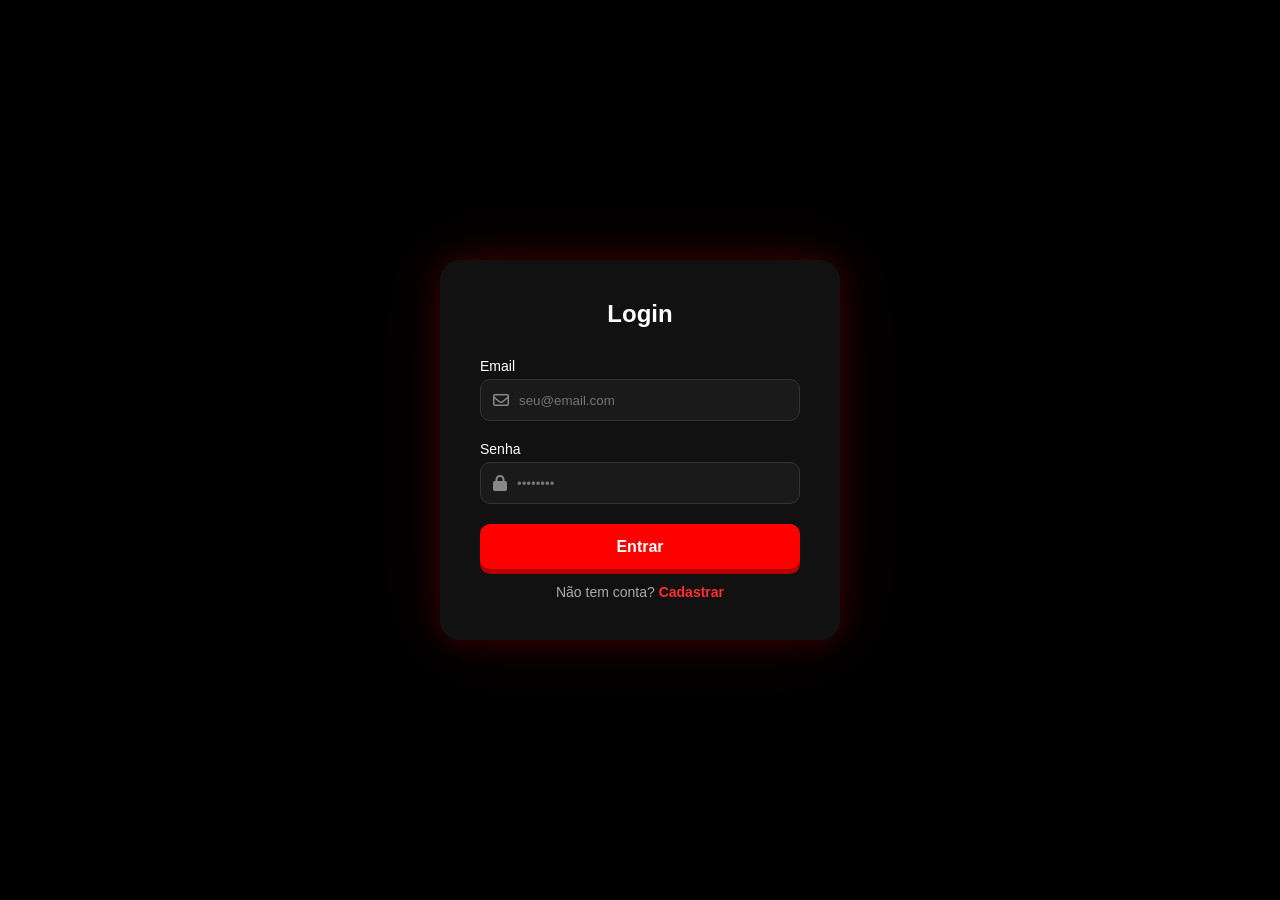
<file: index.html>
<!DOCTYPE html>
<html lang="pt-br">
<head>
  <meta charset="UTF-8">
  <title>Login</title>

  <!-- CSS exclusivo da página -->
  <link rel="stylesheet" href="cadastro.css">

  <link href="https://cdnjs.cloudflare.com/ajax/libs/font-awesome/6.5.0/css/all.min.css" rel="stylesheet">
</head>
<body>

  <div class="container">
    <h2>Login</h2>

    <form>
      <div class="input-group">
        <label>Email</label>
        <div class="input-box">
          <i class="fa-regular fa-envelope"></i>
          <input type="email" placeholder="seu@email.com" required>
        </div>
      </div>

      <div class="input-group">
        <label>Senha</label>
        <div class="input-box">
          <i class="fa-solid fa-lock"></i>
          <input type="password" placeholder="••••••••" required>
        </div>
      </div>

      <a href="home.html" class="btn">Entrar</a>

      <p class="login-link">
        Não tem conta? <a href="cadastro.html">Cadastrar</a>
      </p>
    </form>
  </div>

</body>
</html>
</file>
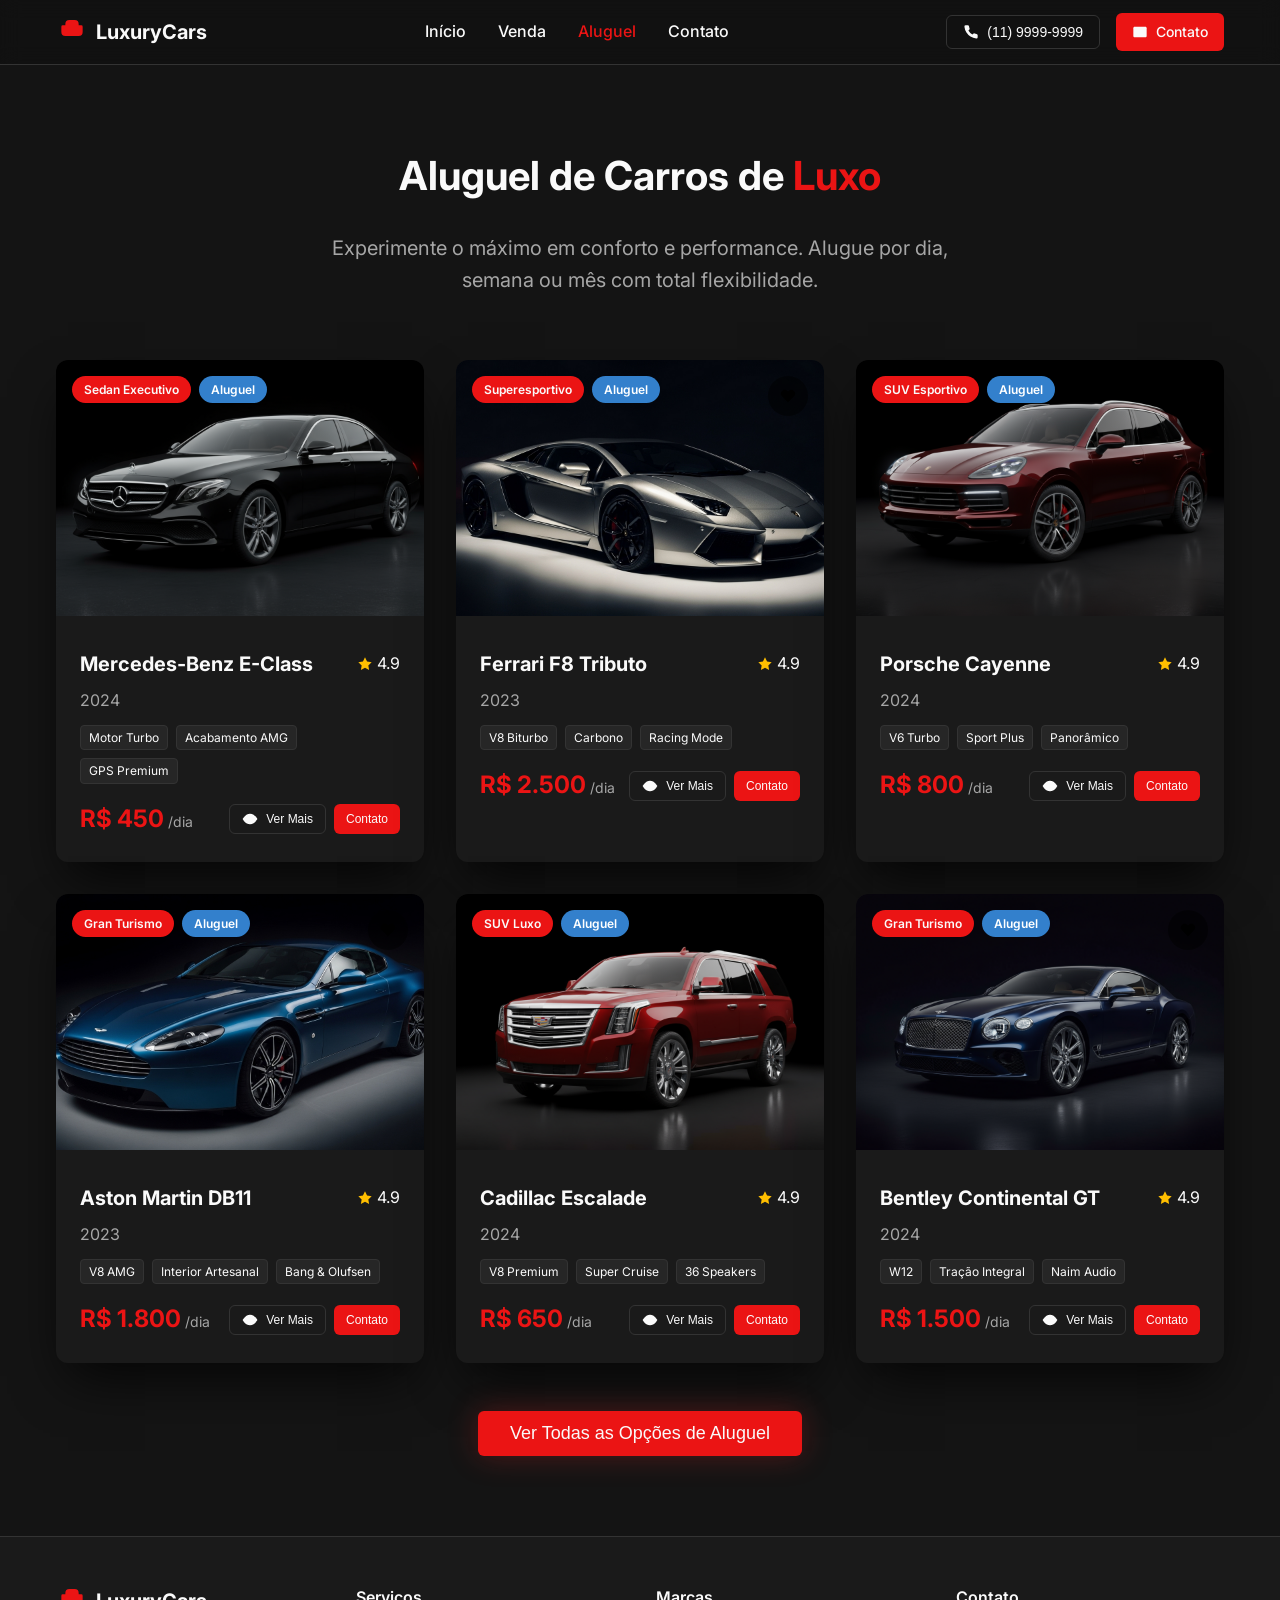
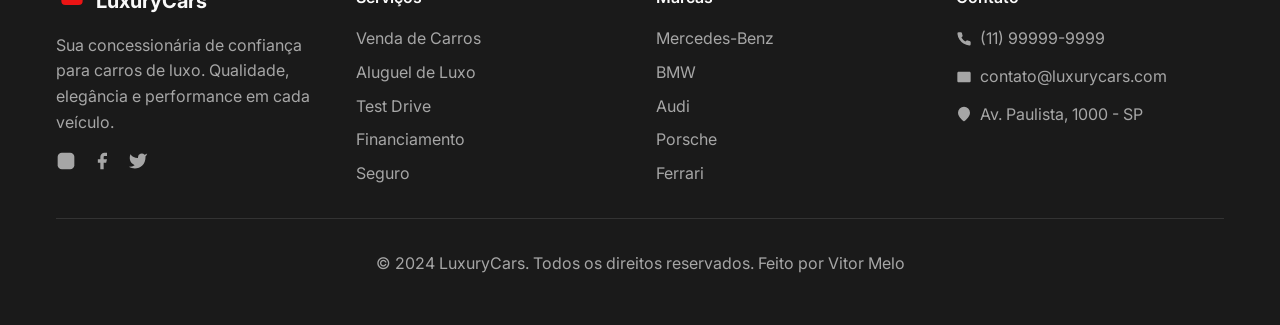
<file: aluguel.html>
<!DOCTYPE html>
<html lang="pt-BR">
<head>
    <meta charset="UTF-8">
    <meta name="viewport" content="width=device-width, initial-scale=1.0">
    <title>Aluguel de Carros de Luxo | LuxuryCars</title>
    <meta name="description" content="Alugue carros de luxo premium por dia, semana ou mês. Ferrari F8 Tributo, Mercedes-Benz E-Class, Porsche Cayenne e muito mais.">
    <link rel="stylesheet" href="styles.css">
    <link href="https://fonts.googleapis.com/css2?family=Inter:wght@300;400;500;600;700;800&display=swap" rel="stylesheet">
    <link rel="canonical" href="https://luxurycars.com/aluguel">
</head>
<body>
    <!-- Navigation -->
    <nav class="navbar">
        <div class="nav-container">
            <div class="nav-brand">
                <svg class="nav-logo" viewBox="0 0 24 24" fill="currentColor">
                    <path d="M19 7h-2V6a3 3 0 0 0-3-3h-4a3 3 0 0 0-3 3v1H5a1 1 0 0 0-1 1v4a3 3 0 0 0 3 3h10a3 3 0 0 0 3-3V8a1 1 0 0 0-1-1z"/>
                </svg>
                <a href="index.html" class="brand-text">LuxuryCars</a>
            </div>
            
            <div class="nav-links">
                <a href="index.html" class="nav-link">Início</a>
                <a href="venda.html" class="nav-link">Venda</a>
                <a href="aluguel.html" class="nav-link active">Aluguel</a>
                <a href="contato.html" class="nav-link">Contato</a>
            </div>

            <div class="nav-buttons">
                <button class="btn btn-outline">
                    <svg class="btn-icon" viewBox="0 0 24 24" fill="currentColor">
                        <path d="M22 16.92v3a2 2 0 0 1-2.18 2 19.79 19.79 0 0 1-8.63-3.07 19.5 19.5 0 0 1-6-6 19.79 19.79 0 0 1-3.07-8.67A2 2 0 0 1 4.11 2h3a2 2 0 0 1 2 1.72 12.84 12.84 0 0 0 .7 2.81 2 2 0 0 1-.45 2.11L8.09 9.91a16 16 0 0 0 6 6l1.27-1.27a2 2 0 0 1 2.11-.45 12.84 12.84 0 0 0 2.81.7A2 2 0 0 1 22 16.92z"/>
                    </svg>
                    (11) 9999-9999
                </button>
                <a href="formulario.html" class="btn btn-primary">
                    <svg class="btn-icon" viewBox="0 0 24 24" fill="currentColor">
                        <path d="M4 4h16c1.1 0 2 .9 2 2v12c0 1.1-.9 2-2 2H4c-1.1 0-2-.9-2-2V6c0-1.1.9-2 2-2z"/>
                        <polyline points="22,6 12,13 2,6"/>
                    </svg>
                    Contato
                    </a>
                </button>
            </div>
        </div>
    </nav>

    <main class="page-content rental-bg">
        <section class="section">
            <div class="container">
                <div class="section-header">
                    <h1 class="section-title">
                        Aluguel de Carros de <span class="text-primary">Luxo</span>
                    </h1>
                    <p class="section-subtitle">
                        Experimente o máximo em conforto e performance. 
                        Alugue por dia, semana ou mês com total flexibilidade.
                    </p>
                </div>
                
                <div class="cars-grid" id="cars-grid">
                    <!-- Cars will be loaded by JavaScript -->
                </div>
                
                <div class="section-cta">
                    <button class="btn btn-primary btn-lg luxury-glow">
                        Ver Todas as Opções de Aluguel
                    </button>
                </div>
            </div>
        </section>
    </main>

    <!-- Footer -->
    <footer class="footer">
        <div class="footer-container">
            <div class="footer-grid">
                <div class="footer-brand">
                    <div class="footer-logo">
                        <svg class="nav-logo" viewBox="0 0 24 24" fill="currentColor">
                            <path d="M19 7h-2V6a3 3 0 0 0-3-3h-4a3 3 0 0 0-3 3v1H5a1 1 0 0 0-1 1v4a3 3 0 0 0 3 3h10a3 3 0 0 0 3-3V8a1 1 0 0 0-1-1z"/>
                        </svg>
                        <span class="brand-text">LuxuryCars</span>
                    </div>
                    <p class="footer-description">
                        Sua concessionária de confiança para carros de luxo. 
                        Qualidade, elegância e performance em cada veículo.
                    </p>
                    <div class="social-links">
                        <a href="#" class="social-link">
                            <svg viewBox="0 0 24 24" fill="currentColor">
                                <rect x="2" y="2" width="20" height="20" rx="5" ry="5"/>
                            </svg>
                        </a>
                        <a href="#" class="social-link">
                            <svg viewBox="0 0 24 24" fill="currentColor">
                                <path d="M18 2h-3a5 5 0 0 0-5 5v3H7v4h3v8h4v-8h3l1-4h-4V7a1 1 0 0 1 1-1h3z"/>
                            </svg>
                        </a>
                        <a href="#" class="social-link">
                            <svg viewBox="0 0 24 24" fill="currentColor">
                                <path d="M23 3a10.9 10.9 0 0 1-3.14 1.53 4.48 4.48 0 0 0-7.86 3v1A10.66 10.66 0 0 1 3 4s-4 9 5 13a11.64 11.64 0 0 1-7 2c9 5 20 0 20-11.5a4.5 4.5 0 0 0-.08-.83A7.72 7.72 0 0 0 23 3z"/>
                            </svg>
                        </a>
                    </div>
                </div>

                <div class="footer-section">
                    <h4 class="footer-title">Serviços</h4>
                    <ul class="footer-links">
                        <li><a href="venda.html">Venda de Carros</a></li>
                        <li><a href="aluguel.html">Aluguel de Luxo</a></li>
                        <li><a href="#">Test Drive</a></li>
                        <li><a href="#">Financiamento</a></li>
                        <li><a href="#">Seguro</a></li>
                    </ul>
                </div>

                <div class="footer-section">
                    <h4 class="footer-title">Marcas</h4>
                    <ul class="footer-links">
                        <li><a href="#">Mercedes-Benz</a></li>
                        <li><a href="#">BMW</a></li>
                        <li><a href="#">Audi</a></li>
                        <li><a href="#">Porsche</a></li>
                        <li><a href="#">Ferrari</a></li>
                    </ul>
                </div>

                <div class="footer-section">
                    <h4 class="footer-title">Contato</h4>
                    <div class="contact-info">
                        <div class="contact-item">
                            <svg class="contact-icon" viewBox="0 0 24 24" fill="currentColor">
                                <path d="M22 16.92v3a2 2 0 0 1-2.18 2 19.79 19.79 0 0 1-8.63-3.07 19.5 19.5 0 0 1-6-6 19.79 19.79 0 0 1-3.07-8.67A2 2 0 0 1 4.11 2h3a2 2 0 0 1 2 1.72 12.84 12.84 0 0 0 .7 2.81 2 2 0 0 1-.45 2.11L8.09 9.91a16 16 0 0 0 6 6l1.27-1.27a2 2 0 0 1 2.11-.45 12.84 12.84 0 0 0 2.81.7A2 2 0 0 1 22 16.92z"/>
                            </svg>
                            <span>(11) 99999-9999</span>
                        </div>
                        <div class="contact-item">
                            <svg class="contact-icon" viewBox="0 0 24 24" fill="currentColor">
                                <path d="M4 4h16c1.1 0 2 .9 2 2v12c0 1.1-.9 2-2 2H4c-1.1 0-2-.9-2-2V6c0-1.1.9-2 2-2z"/>
                            </svg>
                            <span>contato@luxurycars.com</span>
                        </div>
                        <div class="contact-item">
                            <svg class="contact-icon" viewBox="0 0 24 24" fill="currentColor">
                                <path d="M21 10c0 7-9 13-9 13s-9-6-9-13a9 9 0 0 1 18 0z"/>
                            </svg>
                            <span>Av. Paulista, 1000 - SP</span>
                        </div>
                    </div>
                </div>
            </div>

            <div class="footer-bottom">
                <p>&copy; 2024 LuxuryCars. Todos os direitos reservados. Feito por Vitor Melo</p>
            </div>
        </div>
    </footer>

    <script src="script.js"></script>
    <script>
        document.addEventListener('DOMContentLoaded', function() {
            loadRentalCars();
        });
    </script>
</body>
</html>
</file>
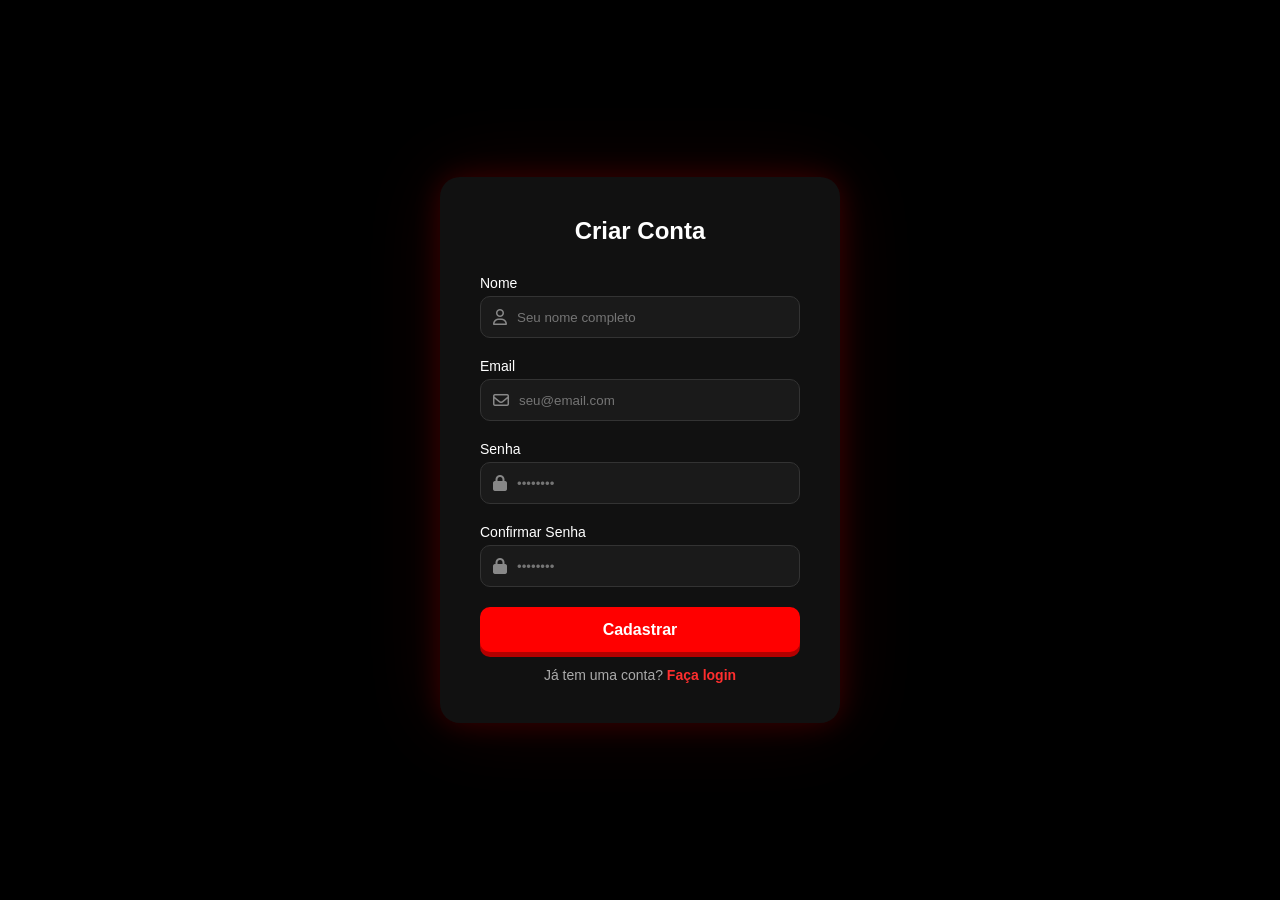
<file: cadastro.html>
<!DOCTYPE html>
<html lang="pt-br">
<head>
  <meta charset="UTF-8">
  <title>Cadastro</title>

  <!-- CSS exclusivo da página -->
  <link rel="stylesheet" href="cadastro.css">

  <!-- Ícones -->
  <link href="https://cdnjs.cloudflare.com/ajax/libs/font-awesome/6.5.0/css/all.min.css" rel="stylesheet">
</head>
<body>

  <div class="container">
    <h2>Criar Conta</h2>

    <form>
      <div class="input-group">
        <label>Nome</label>
        <div class="input-box">
          <i class="fa-regular fa-user"></i>
          <input type="text" placeholder="Seu nome completo" required>
        </div>
      </div>

      <div class="input-group">
        <label>Email</label>
        <div class="input-box">
          <i class="fa-regular fa-envelope"></i>
          <input type="email" placeholder="seu@email.com" required>
        </div>
      </div>

      <div class="input-group">
        <label>Senha</label>
        <div class="input-box">
          <i class="fa-solid fa-lock"></i>
          <input type="password" placeholder="••••••••" required>
        </div>
      </div>

      <div class="input-group">
        <label>Confirmar Senha</label>
        <div class="input-box">
          <i class="fa-solid fa-lock"></i>
          <input type="password" placeholder="••••••••" required>
        </div>
      </div>

      <a href="home.html" class="btn">Cadastrar</a>

      <p class="login-link">
        Já tem uma conta? <a href="login.html">Faça login</a>
      </p>
    </form>
  </div>

</body>
</html>
</file>
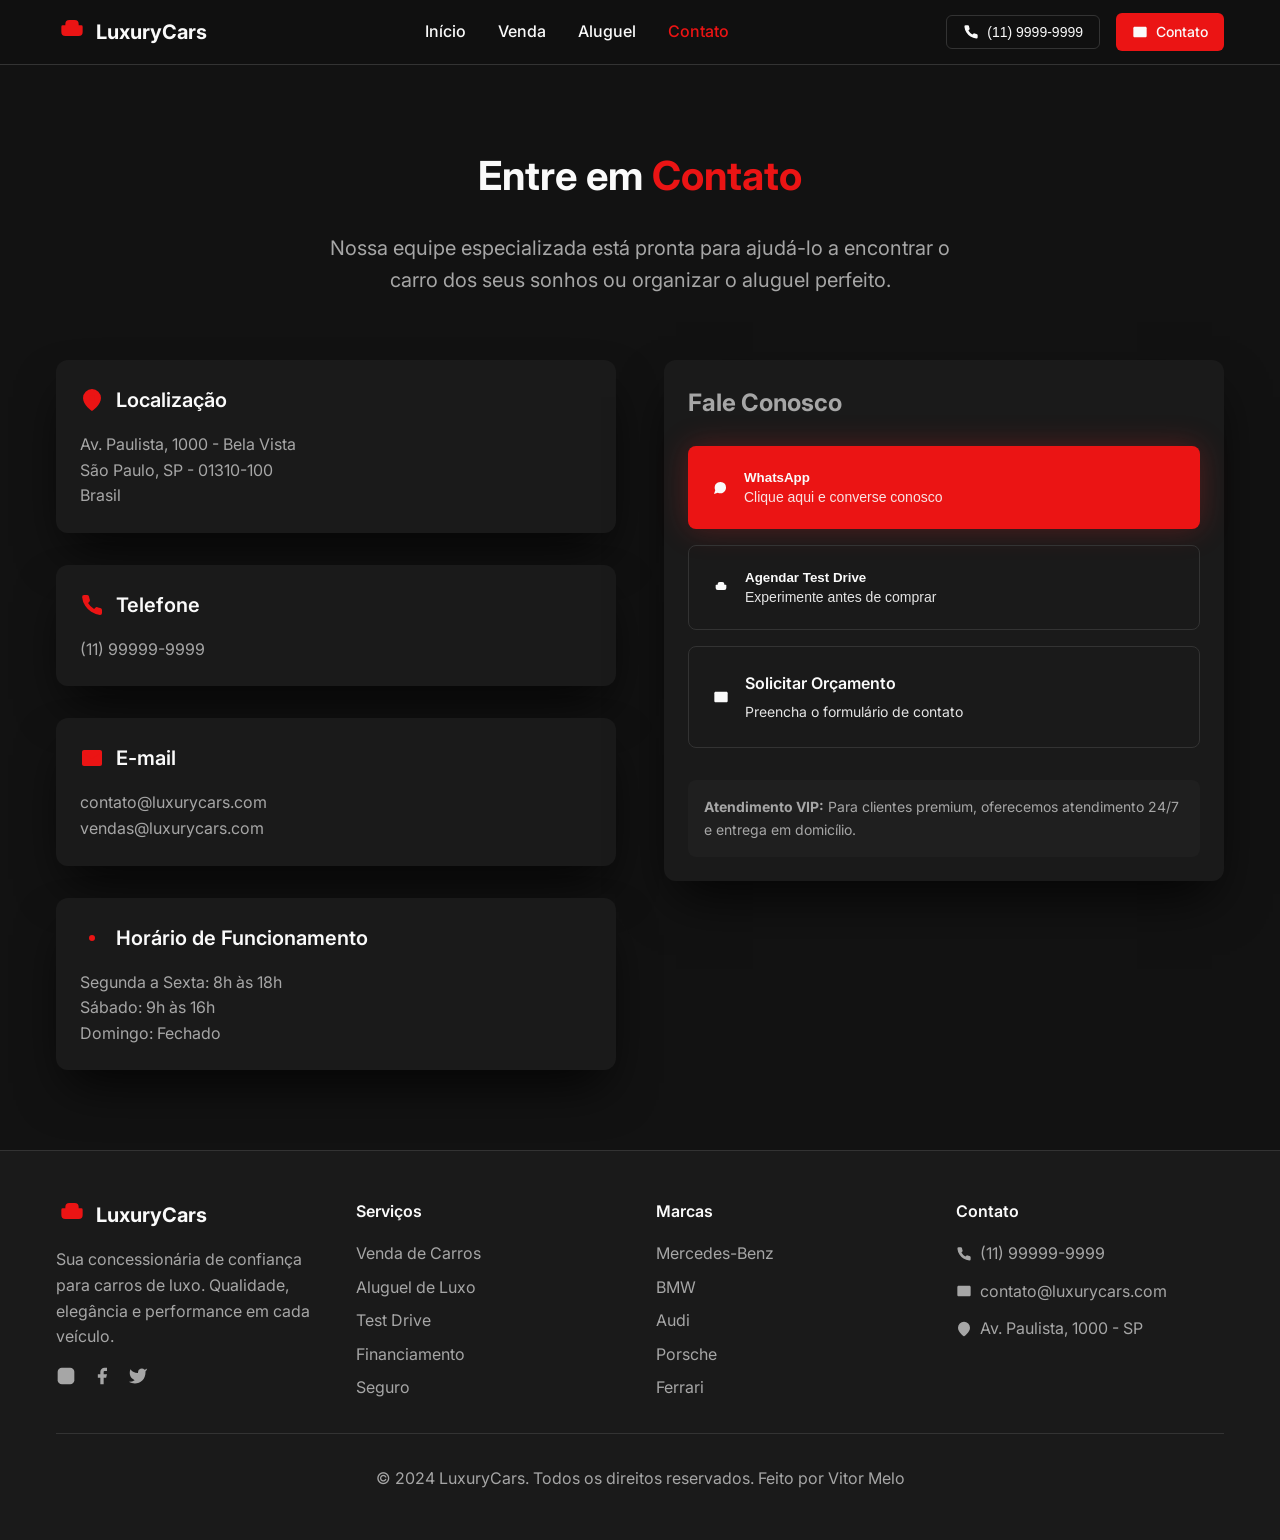
<file: contato.html>
<!DOCTYPE html>
<html lang="pt-BR">
<head>
    <meta charset="UTF-8">
    <meta name="viewport" content="width=device-width, initial-scale=1.0">
    <title>Entre em Contato | LuxuryCars</title>
    <meta name="description" content="Entre em contato com nossa equipe especializada. Atendimento VIP 24/7, test drive, orçamentos personalizados e muito mais.">
    <link rel="stylesheet" href="styles.css">
    <link href="https://fonts.googleapis.com/css2?family=Inter:wght@300;400;500;600;700;800&display=swap" rel="stylesheet">
    <link rel="canonical" href="https://luxurycars.com/contato">
</head>
<body>
    <nav class="navbar">
        <div class="nav-container">
            <div class="nav-brand">
                <svg class="nav-logo" viewBox="0 0 24 24" fill="currentColor">
                    <path d="M19 7h-2V6a3 3 0 0 0-3-3h-4a3 3 0 0 0-3 3v1H5a1 1 0 0 0-1 1v4a3 3 0 0 0 3 3h10a3 3 0 0 0 3-3V8a1 1 0 0 0-1-1z"/>
                </svg>
                <a href="home.html" class="brand-text">LuxuryCars</a>
            </div>
            
            <div class="nav-links">
                <a href="home.html" class="nav-link">Início</a>
                <a href="venda.html" class="nav-link">Venda</a>
                <a href="aluguel.html" class="nav-link">Aluguel</a>
                <a href="contato.html" class="nav-link active">Contato</a>
            </div>

            <div class="nav-buttons">
                <button class="btn btn-outline">
                    <svg class="btn-icon" viewBox="0 0 24 24" fill="currentColor">
                        <path d="M22 16.92v3a2 2 0 0 1-2.18 2 19.79 19.79 0 0 1-8.63-3.07 19.5 19.5 0 0 1-6-6 19.79 19.79 0 0 1-3.07-8.67A2 2 0 0 1 4.11 2h3a2 2 0 0 1 2 1.72 12.84 12.84 0 0 0 .7 2.81 2 2 0 0 1-.45 2.11L8.09 9.91a16 16 0 0 0 6 6l1.27-1.27a2 2 0 0 1 2.11-.45 12.84 12.84 0 0 0 2.81.7A2 2 0 0 1 22 16.92z"/>
                    </svg>
                    (11) 9999-9999
                </button>
                 <a href="formulario.html" class="btn btn-primary">
                    <svg class="btn-icon" viewBox="0 0 24 24" fill="currentColor">
                        <path d="M4 4h16c1.1 0 2 .9 2 2v12c0 1.1-.9 2-2 2H4c-1.1 0-2-.9-2-2V6c0-1.1.9-2 2-2z"/>
                        <polyline points="22,6 12,13 2,6"/>
                    </svg>
                    Contato
                </a>
                </button>
            </div>
        </div>
    </nav>

    <main class="page-content">
        <section class="section">
            <div class="container">
                <div class="section-header">
                    <h1 class="section-title">
                        Entre em <span class="text-primary">Contato</span>
                    </h1>
                    <p class="section-subtitle">
                        Nossa equipe especializada está pronta para ajudá-lo a encontrar 
                        o carro dos seus sonhos ou organizar o aluguel perfeito.
                    </p>
                </div>

                <div class="contact-grid">
                    <div class="contact-info-section">
                        <div class="contact-card">
                            <div class="contact-card-header">
                                <svg class="contact-card-icon" viewBox="0 0 24 24" fill="currentColor">
                                    <path d="M21 10c0 7-9 13-9 13s-9-6-9-13a9 9 0 0 1 18 0z"/>
                                    <circle cx="12" cy="10" r="3"/>
                                </svg>
                                <h3 class="contact-card-title">Localização</h3>
                            </div>
                            <div class="contact-card-content">
                                <p>Av. Paulista, 1000 - Bela Vista<br>
                                São Paulo, SP - 01310-100<br>
                                Brasil</p>
                            </div>
                        </div>

                        <div class="contact-card">
                            <div class="contact-card-header">
                                <svg class="contact-card-icon" viewBox="0 0 24 24" fill="currentColor">
                                    <path d="M22 16.92v3a2 2 0 0 1-2.18 2 19.79 19.79 0 0 1-8.63-3.07 19.5 19.5 0 0 1-6-6 19.79 19.79 0 0 1-3.07-8.67A2 2 0 0 1 4.11 2h3a2 2 0 0 1 2 1.72 12.84 12.84 0 0 0 .7 2.81 2 2 0 0 1-.45 2.11L8.09 9.91a16 16 0 0 0 6 6l1.27-1.27a2 2 0 0 1 2.11-.45 12.84 12.84 0 0 0 2.81.7A2 2 0 0 1 22 16.92z"/>
                                </svg>
                                <h3 class="contact-card-title">Telefone</h3>
                            </div>
                            <div class="contact-card-content">
                                <p>(11) 99999-9999<br>
                                </p>
                            </div>
                        </div>

                        <div class="contact-card">
                            <div class="contact-card-header">
                                <svg class="contact-card-icon" viewBox="0 0 24 24" fill="currentColor">
                                    <path d="M4 4h16c1.1 0 2 .9 2 2v12c0 1.1-.9 2-2 2H4c-1.1 0-2-.9-2-2V6c0-1.1.9-2 2-2z"/>
                                    <polyline points="22,6 12,13 2,6"/>
                                </svg>
                                <h3 class="contact-card-title">E-mail</h3>
                            </div>
                            <div class="contact-card-content">
                                <p>contato@luxurycars.com<br>
                                vendas@luxurycars.com</p>
                            </div>
                        </div>

                        <div class="contact-card">
                            <div class="contact-card-header">
                                <svg class="contact-card-icon" viewBox="0 0 24 24" fill="currentColor">
                                    <circle cx="12" cy="12" r="3"/>
                                    <path d="M12 1v6m0 6v6m11-7h-6m-6 0H1"/>
                                </svg>
                                <h3 class="contact-card-title">Horário de Funcionamento</h3>
                            </div>
                            <div class="contact-card-content">
                                <p>Segunda a Sexta: 8h às 18h<br>
                                Sábado: 9h às 16h<br>
                                Domingo: Fechado</p>
                            </div>
                        </div>
                    </div>

                    <div class="contact-form-section">
                        <div class="contact-card">
                            <div class="contact-card-content">
                                <h3 class="contact-form-title">Fale Conosco</h3>
                                
                                <div class="contact-buttons">
                                    <button class="contact-btn primary luxury-glow">
                                        <svg class="btn-icon" viewBox="0 0 24 24" fill="currentColor">
                                            <path d="M21 11.5a8.38 8.38 0 0 1-.9 3.8 8.5 8.5 0 0 1-7.6 4.7 8.38 8.38 0 0 1-3.8-.9L3 21l1.9-5.7a8.38 8.38 0 0 1-.9-3.8 8.5 8.5 0 0 1 4.7-7.6 8.38 8.38 0 0 1 3.8-.9h.5a8.48 8.48 0 0 1 8 8v.5z"/>
                                        </svg>
                                        <div class="btn-content">
                                            <div class="btn-title">WhatsApp</div>
                                            <div class="btn-subtitle">Clique aqui e converse conosco</div>
                                        </div>
                                    </button>

                                    <button class="contact-btn outline">
                                        <svg class="btn-icon" viewBox="0 0 24 24" fill="currentColor">
                                            <path d="M19 7h-2V6a3 3 0 0 0-3-3h-4a3 3 0 0 0-3 3v1H5a1 1 0 0 0-1 1v4a3 3 0 0 0 3 3h10a3 3 0 0 0 3-3V8a1 1 0 0 0-1-1z"/>
                                        </svg>
                                        <div class="btn-content">
                                            <div class="btn-title">Agendar Test Drive</div>
                                            <div class="btn-subtitle">Experimente antes de comprar</div>
                                        </div>
                                    </button>

                                    <a href="formulario.html " class="contact-btn outline">
    <svg class="btn-icon" viewBox="0 0 24 24" fill="currentColor">
        <path d="M4 4h16c1.1 0 2 .9 2 2v12c0 1.1-.9 2-2 2H4c-1.1 0-2-.9-2-2V6c0-1.1.9-2 2-2z"/>
        <polyline points="22,6 12,13 2,6"/>
    </svg>
    <div class="btn-content">
        <div class="btn-title">Solicitar Orçamento</div>
        <div class="btn-subtitle">Preencha o formulário de contato</div>
    </div>
</a>

                                </div>

                                <div class="vip-notice">
                                    <p><strong>Atendimento VIP:</strong> Para clientes premium, oferecemos 
                                    atendimento 24/7 e entrega em domicílio.</p>
                                </div>
                            </div>
                        </div>
                    </div>
                </div>
            </div>
        </section>
    </main>

    <footer class="footer">
        <div class="footer-container">
            <div class="footer-grid">
                <div class="footer-brand">
                    <div class="footer-logo">
                        <svg class="nav-logo" viewBox="0 0 24 24" fill="currentColor">
                            <path d="M19 7h-2V6a3 3 0 0 0-3-3h-4a3 3 0 0 0-3 3v1H5a1 1 0 0 0-1 1v4a3 3 0 0 0 3 3h10a3 3 0 0 0 3-3V8a1 1 0 0 0-1-1z"/>
                        </svg>
                        <span class="brand-text">LuxuryCars</span>
                    </div>
                    <p class="footer-description">
                        Sua concessionária de confiança para carros de luxo. 
                        Qualidade, elegância e performance em cada veículo.
                    </p>
                    <div class="social-links">
                        <a href="#" class="social-link">
                            <svg viewBox="0 0 24 24" fill="currentColor">
                                <rect x="2" y="2" width="20" height="20" rx="5" ry="5"/>
                            </svg>
                        </a>
                        <a href="#" class="social-link">
                            <svg viewBox="0 0 24 24" fill="currentColor">
                                <path d="M18 2h-3a5 5 0 0 0-5 5v3H7v4h3v8h4v-8h3l1-4h-4V7a1 1 0 0 1 1-1h3z"/>
                            </svg>
                        </a>
                        <a href="#" class="social-link">
                            <svg viewBox="0 0 24 24" fill="currentColor">
                                <path d="M23 3a10.9 10.9 0 0 1-3.14 1.53 4.48 4.48 0 0 0-7.86 3v1A10.66 10.66 0 0 1 3 4s-4 9 5 13a11.64 11.64 0 0 1-7 2c9 5 20 0 20-11.5a4.5 4.5 0 0 0-.08-.83A7.72 7.72 0 0 0 23 3z"/>
                            </svg>
                        </a>
                    </div>
                </div>

                <div class="footer-section">
                    <h4 class="footer-title">Serviços</h4>
                    <ul class="footer-links">
                        <li><a href="venda.html">Venda de Carros</a></li>
                        <li><a href="aluguel.html">Aluguel de Luxo</a></li>
                        <li><a href="#">Test Drive</a></li>
                        <li><a href="#">Financiamento</a></li>
                        <li><a href="#">Seguro</a></li>
                    </ul>
                </div>

                <div class="footer-section">
                    <h4 class="footer-title">Marcas</h4>
                    <ul class="footer-links">
                        <li><a href="#">Mercedes-Benz</a></li>
                        <li><a href="#">BMW</a></li>
                        <li><a href="#">Audi</a></li>
                        <li><a href="#">Porsche</a></li>
                        <li><a href="#">Ferrari</a></li>
                    </ul>
                </div>

                <div class="footer-section">
                    <h4 class="footer-title">Contato</h4>
                    <div class="contact-info">
                        <div class="contact-item">
                            <svg class="contact-icon" viewBox="0 0 24 24" fill="currentColor">
                                <path d="M22 16.92v3a2 2 0 0 1-2.18 2 19.79 19.79 0 0 1-8.63-3.07 19.5 19.5 0 0 1-6-6 19.79 19.79 0 0 1-3.07-8.67A2 2 0 0 1 4.11 2h3a2 2 0 0 1 2 1.72 12.84 12.84 0 0 0 .7 2.81 2 2 0 0 1-.45 2.11L8.09 9.91a16 16 0 0 0 6 6l1.27-1.27a2 2 0 0 1 2.11-.45 12.84 12.84 0 0 0 2.81.7A2 2 0 0 1 22 16.92z"/>
                            </svg>
                            <span>(11) 99999-9999</span>
                        </div>
                        <div class="contact-item">
                            <svg class="contact-icon" viewBox="0 0 24 24" fill="currentColor">
                                <path d="M4 4h16c1.1 0 2 .9 2 2v12c0 1.1-.9 2-2 2H4c-1.1 0-2-.9-2-2V6c0-1.1.9-2 2-2z"/>
                            </svg>
                            <span>contato@luxurycars.com</span>
                        </div>
                        <div class="contact-item">
                            <svg class="contact-icon" viewBox="0 0 24 24" fill="currentColor">
                                <path d="M21 10c0 7-9 13-9 13s-9-6-9-13a9 9 0 0 1 18 0z"/>
                            </svg>
                            <span>Av. Paulista, 1000 - SP</span>
                        </div>
                    </div>
                </div>
            </div>

            <div class="footer-bottom">
                <p>&copy; 2024 LuxuryCars. Todos os direitos reservados. Feito por Vitor Melo</p>
            </div>
        </div>
    </footer>

    <script src="script.js"></script>
</body>
</html>
</file>
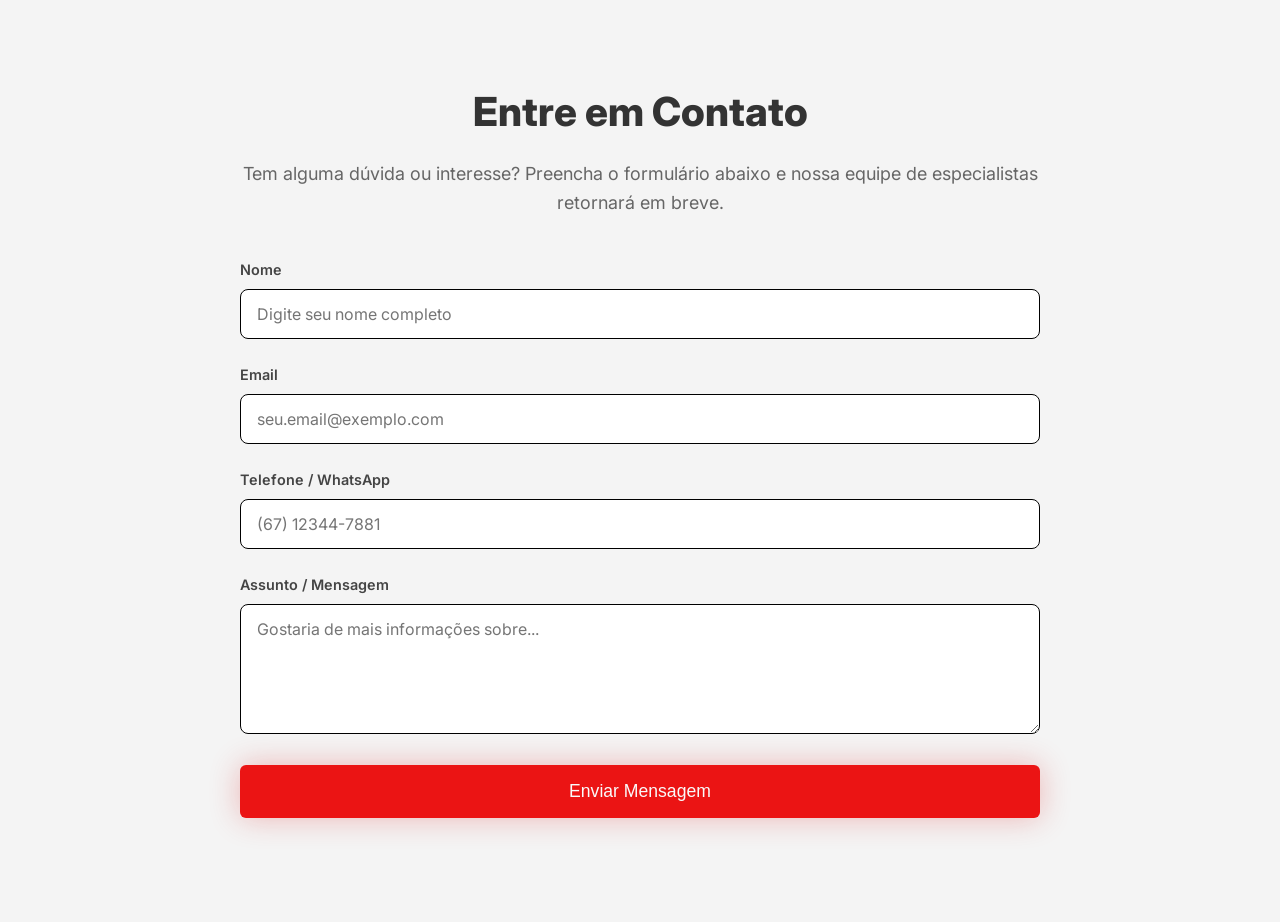
<file: formulario.html>
<!DOCTYPE html>
<html lang="pt-BR">
<head>
    <meta charset="UTF-8">
    <meta name="viewport" content="width=device-width, initial-scale=1.0">
    <title>Entre em Contato | LuxuryCars</title>
    <link rel="stylesheet" href="styles.css">
    <link href="https://fonts.googleapis.com/css2?family=Inter:wght@300;400;500;600;700;800&display=swap" rel="stylesheet">
</head>
    <body> 
        <section class="contact-section">
            <div class="contact-container">
                <h2>Entre em Contato</h2>
                <p>Tem alguma dúvida ou interesse? Preencha o formulário abaixo e nossa equipe de especialistas retornará em breve.</p>
                
                <form action="#" method="POST" class="contact-form">
                    
                    <div class="form-group">
                        <label for="nome">Nome</label>
                        <input type="text" id="nome" name="nome" placeholder="Digite seu nome completo" required>
                    </div>
                    
                    <div class="form-group">
                        <label for="email">Email</label>
                        <input type="email" id="email" name="email" placeholder="seu.email@exemplo.com" required>
                    </div>
                    
                    <div class="form-group">
                        <label for="numero">Telefone / WhatsApp</label>
                        <input type="tel" id="numero" name="numero" placeholder="(67) 12344-7881">
                    </div>
                    
                    <div class="form-group">
                        <label for="assunto">Assunto / Mensagem</label>
                        <textarea id="assunto" name="assunto" rows="5" placeholder="Gostaria de mais informações sobre..."></textarea>
                    </div>
                    
                    <div class="form-group">
                        <button type="submit" name="submit" class="btn btn-primary btn-lg luxury-glow">Enviar Mensagem</button>
                    </div>
                </form>
            </div>
        </section>
    </body>
</html>
</file>
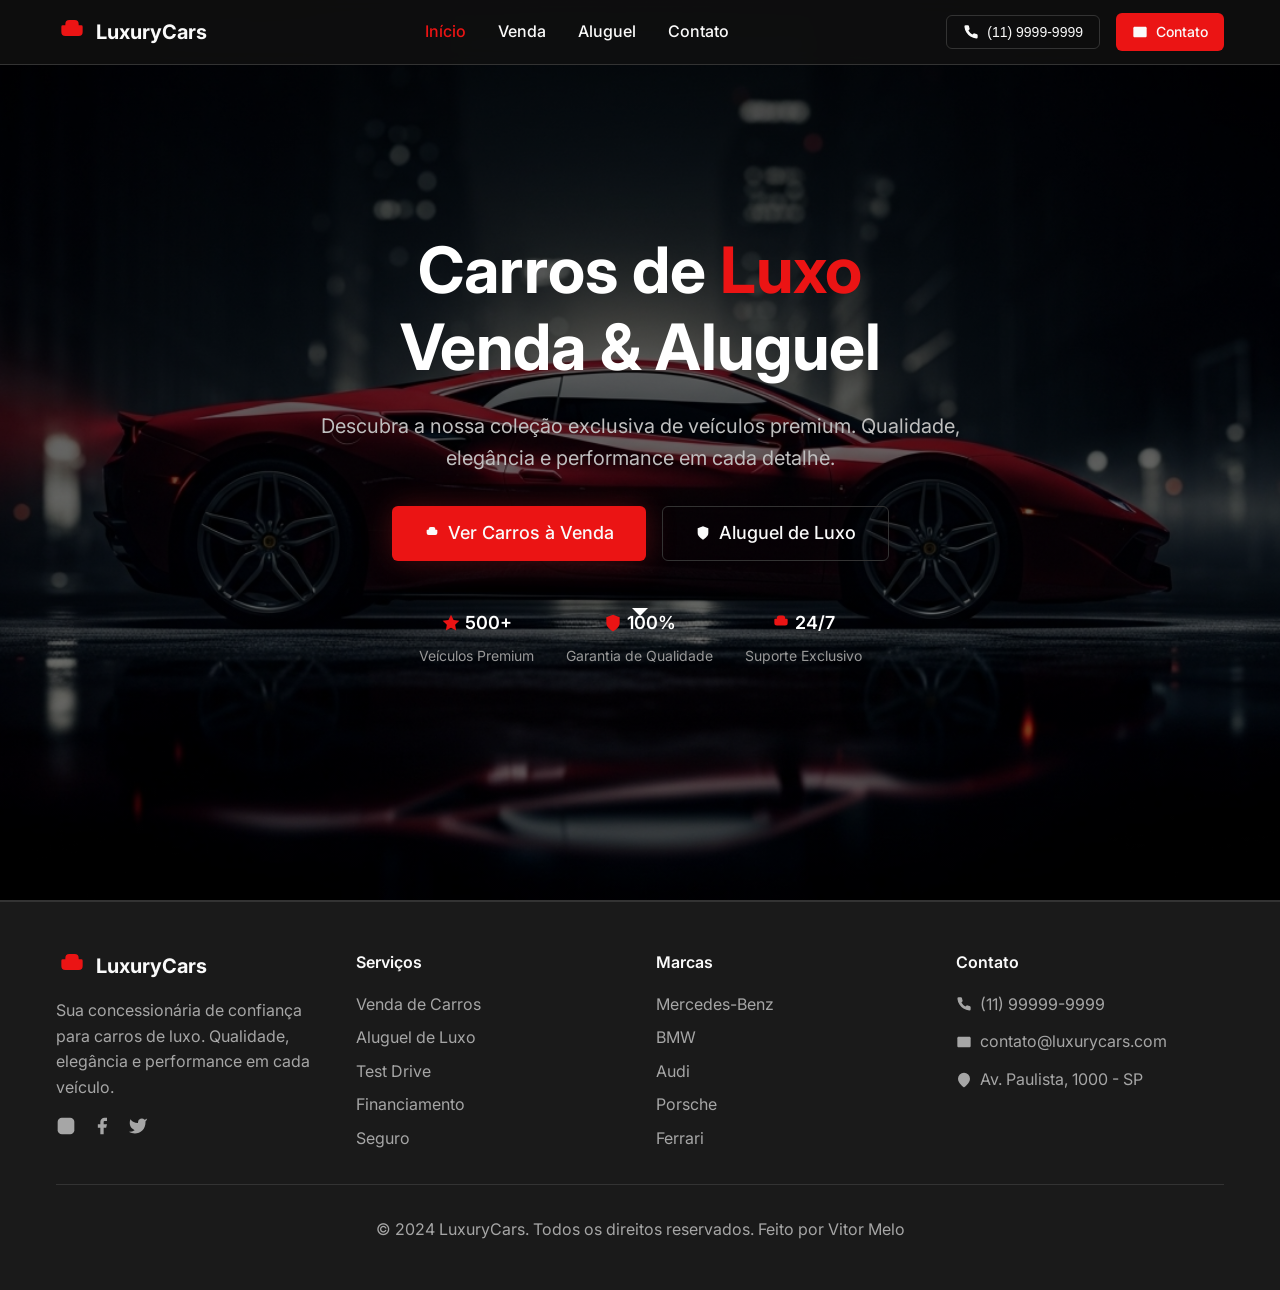
<file: home.html>
<!DOCTYPE html>
<html lang="pt-BR">
<head>
    <meta charset="UTF-8">
    <meta name="viewport" content="width=device-width, initial-scale=1.0">
    <title>LuxuryCars - Carros d Luxo | Venda e Aluguel</title>
    <meta name="description" content="Descubra nossa coleção exclusiva de carros de luxo para venda e aluguel. Mercedes-Benz, BMW, Audi, Porsche e muito mais.">
    <link rel="stylesheet" href="styles.css">
    <link href="https://fonts.googleapis.com/css2?family=Inter:wght@300;400;500;600;700;800&display=swap" rel="stylesheet">
    <link rel="canonical" href="https://luxurycars.com/">
</head>
<body>
    <nav class="navbar">
        <div class="nav-container">
            <div class="nav-brand">
                <svg class="nav-logo" viewBox="0 0 24 24" fill="currentColor">
                    <path d="M19 7h-2V6a3 3 0 0 0-3-3h-4a3 3 0 0 0-3 3v1H5a1 1 0 0 0-1 1v4a3 3 0 0 0 3 3h10a3 3 0 0 0 3-3V8a1 1 0 0 0-1-1z"/>
                </svg>
                <a href="home.html" class="brand-text">LuxuryCars</a>
            </div>
            
            <div class="nav-links">
                <a href="home.html" class="nav-link active">Início</a>
                <a href="venda.html" class="nav-link">Venda</a>
                <a href="aluguel.html" class="nav-link">Aluguel</a>
                <a href="contato.html" class="nav-link">Contato</a>
            </div>

            <div class="nav-buttons">
                <button class="btn btn-outline">
                    <svg class="btn-icon" viewBox="0 0 24 24" fill="currentColor">
                        <path d="M22 16.92v3a2 2 0 0 1-2.18 2 19.79 19.79 0 0 1-8.63-3.07 19.5 19.5 0 0 1-6-6 19.79 19.79 0 0 1-3.07-8.67A2 2 0 0 1 4.11 2h3a2 2 0 0 1 2 1.72 12.84 12.84 0 0 0 .7 2.81 2 2 0 0 1-.45 2.11L8.09 9.91a16 16 0 0 0 6 6l1.27-1.27a2 2 0 0 1 2.11-.45 12.84 12.84 0 0 0 2.81.7A2 2 0 0 1 22 16.92z"/>
                    </svg>
                    (11) 9999-9999
                </button>
                <a href="formulario.html" class="btn btn-primary">
                    <svg class="btn-icon" viewBox="0 0 24 24" fill="currentColor">
                        <path d="M4 4h16c1.1 0 2 .9 2 2v12c0 1.1-.9 2-2 2H4c-1.1 0-2-.9-2-2V6c0-1.1.9-2 2-2z"/>
                        <polyline points="22,6 12,13 2,6"/>
                    </svg>
                    Contato
                </a>
            </div>
        </div>
    </nav>

    <main>
        <section class="hero">
            <div class="hero-bg"></div>
            <div class="hero-content">
                <div class="hero-text">
                    <h1 class="hero-title">
                        Carros de <span class="text-primary">Luxo</span>
                        <br>
                        Venda & Aluguel
                    </h1>
                    
                    <p class="hero-subtitle">
                        Descubra a nossa coleção exclusiva de veículos premium. 
                        Qualidade, elegância e performance em cada detalhe.
                    </p>
                    
                    <div class="hero-buttons">
                        <a href="venda.html" class="btn btn-primary btn-lg luxury-glow">
                            <svg class="btn-icon" viewBox="0 0 24 24" fill="currentColor">
                                <path d="M19 7h-2V6a3 3 0 0 0-3-3h-4a3 3 0 0 0-3 3v1H5a1 1 0 0 0-1 1v4a3 3 0 0 0 3 3h10a3 3 0 0 0 3-3V8a1 1 0 0 0-1-1z"/>
                            </svg>
                            Ver Carros à Venda
                        </a>
                        <a href="aluguel.html" class="btn btn-outline btn-lg">
                            <svg class="btn-icon" viewBox="0 0 24 24" fill="currentColor">
                                <path d="M12 22s8-4 8-10V5l-8-3-8 3v7c0 6 8 10 8 10z"/>
                            </svg>
                            Aluguel de Luxo
                        </a>
                    </div>
                    
                    <div class="hero-stats">
                        <div class="stat">
                            <div class="stat-number">
                                <svg class="stat-icon" viewBox="0 0 24 24" fill="currentColor">
                                    <polygon points="12,2 15.09,8.26 22,9.27 17,14.14 18.18,21.02 12,17.77 5.82,21.02 7,14.14 2,9.27 8.91,8.26"/>
                                </svg>
                                500+
                            </div>
                            <p class="stat-label">Veículos Premium</p>
                        </div>
                        <div class="stat">
                            <div class="stat-number">
                                <svg class="stat-icon" viewBox="0 0 24 24" fill="currentColor">
                                    <path d="M12 22s8-4 8-10V5l-8-3-8 3v7c0 6 8 10 8 10z"/>
                                </svg>
                                100%
                            </div>
                            <p class="stat-label">Garantia de Qualidade</p>
                        </div>
                        <div class="stat">
                            <div class="stat-number">
                                <svg class="stat-icon" viewBox="0 0 24 24" fill="currentColor">
                                    <path d="M19 7h-2V6a3 3 0 0 0-3-3h-4a3 3 0 0 0-3 3v1H5a1 1 0 0 0-1 1v4a3 3 0 0 0 3 3h10a3 3 0 0 0 3-3V8a1 1 0 0 0-1-1z"/>
                                </svg>
                                24/7
                            </div>
                            <p class="stat-label">Suporte Exclusivo</p>
                        </div>
                    </div>
                </div>
                
                <a href="venda.html" class="scroll-arrow">
                    <svg viewBox="0 0 24 24" fill="currentColor">
                        <polyline points="6,9 12,15 18,9"/>
                    </svg>
                </a>
            </div>
        </section>
    </main>

    </main>

        <footer class="footer">
    <footer class="footer">
        <div class="footer-container">
            <div class="footer-grid">
                <div class="footer-brand">
                    <div class="footer-logo">
                        <svg class="nav-logo" viewBox="0 0 24 24" fill="currentColor">
                            <path d="M19 7h-2V6a3 3 0 0 0-3-3h-4a3 3 0 0 0-3 3v1H5a1 1 0 0 0-1 1v4a3 3 0 0 0 3 3h10a3 3 0 0 0 3-3V8a1 1 0 0 0-1-1z"/>
                        </svg>
                        <span class="brand-text">LuxuryCars</span>
                    </div>
                    <p class="footer-description">
                        Sua concessionária de confiança para carros de luxo. 
                        Qualidade, elegância e performance em cada veículo.
                    </p>
                    <div class="social-links">
                        <a href="#" class="social-link">
                            <svg viewBox="0 0 24 24" fill="currentColor">
                                <rect x="2" y="2" width="20" height="20" rx="5" ry="5"/>
                            </svg>
                        </a>
                        <a href="#" class="social-link">
                            <svg viewBox="0 0 24 24" fill="currentColor">
                                <path d="M18 2h-3a5 5 0 0 0-5 5v3H7v4h3v8h4v-8h3l1-4h-4V7a1 1 0 0 1 1-1h3z"/>
                            </svg>
                        </a>
                        <a href="#" class="social-link">
                            <svg viewBox="0 0 24 24" fill="currentColor">
                                <path d="M23 3a10.9 10.9 0 0 1-3.14 1.53 4.48 4.48 0 0 0-7.86 3v1A10.66 10.66 0 0 1 3 4s-4 9 5 13a11.64 11.64 0 0 1-7 2c9 5 20 0 20-11.5a4.5 4.5 0 0 0-.08-.83A7.72 7.72 0 0 0 23 3z"/>
                            </svg>
                        </a>
                    </div>
                </div>

                <div class="footer-section">
                    <h4 class="footer-title">Serviços</h4>
                    <ul class="footer-links">
                        <li><a href="venda.html">Venda de Carros</a></li>
                        <li><a href="aluguel.html">Aluguel de Luxo</a></li>
                        <li><a href="#">Test Drive</a></li>
                        <li><a href="#">Financiamento</a></li>
                        <li><a href="#">Seguro</a></li>
                    </ul>
                </div>

                <div class="footer-section">
                    <h4 class="footer-title">Marcas</h4>
                    <ul class="footer-links">
                        <li><a href="#">Mercedes-Benz</a></li>
                        <li><a href="#">BMW</a></li>
                        <li><a href="#">Audi</a></li>
                        <li><a href="#">Porsche</a></li>
                        <li><a href="#">Ferrari</a></li>
                    </ul>
                </div>

                <div class="footer-section">
                    <h4 class="footer-title">Contato</h4>
                    <div class="contact-info">
                        <div class="contact-item">
                            <svg class="contact-icon" viewBox="0 0 24 24" fill="currentColor">
                                <path d="M22 16.92v3a2 2 0 0 1-2.18 2 19.79 19.79 0 0 1-8.63-3.07 19.5 19.5 0 0 1-6-6 19.79 19.79 0 0 1-3.07-8.67A2 2 0 0 1 4.11 2h3a2 2 0 0 1 2 1.72 12.84 12.84 0 0 0 .7 2.81 2 2 0 0 1-.45 2.11L8.09 9.91a16 16 0 0 0 6 6l1.27-1.27a2 2 0 0 1 2.11-.45 12.84 12.84 0 0 0 2.81.7A2 2 0 0 1 22 16.92z"/>
                            </svg>
                            <span>(11) 99999-9999</span>
                        </div>
                        <div class="contact-item">
                            <svg class="contact-icon" viewBox="0 0 24 24" fill="currentColor">
                                <path d="M4 4h16c1.1 0 2 .9 2 2v12c0 1.1-.9 2-2 2H4c-1.1 0-2-.9-2-2V6c0-1.1.9-2 2-2z"/>
                                <polyline points="22,6 12,13 2,6"/>
                            </svg>
                            <span>contato@luxurycars.com</span>
                        </div>
                        <div class="contact-item">
                            <svg class="contact-icon" viewBox="0 0 24 24" fill="currentColor">
                                <path d="M21 10c0 7-9 13-9 13s-9-6-9-13a9 9 0 0 1 18 0z"/>
                                <circle cx="12" cy="10" r="3"/>
                            </svg>
                            <span>Av. Paulista, 1000 - SP</span>
                        </div>
                    </div>
                </div>
            </div>

            <div class="footer-bottom">
                <p>&copy; 2024 LuxuryCars. Todos os direitos reservados. 
                    Feito por Vitor Melo</p>
            </div>
        </div>
    </footer>

    <script src="script.js"></script>
</body>
</html>
</file>
<file: cadastro.css>
* {
  margin: 0;
  padding: 0;
  box-sizing: border-box;
  font-family: Arial, Helvetica, sans-serif;
}

body {
  height: 100vh;
  background: #000;
  display: flex;
  justify-content: center;
  align-items: center;
}

.container {
  background: #111;
  padding: 40px;
  width: 400px;
  border-radius: 20px;
  box-shadow: 
    0 0 30px rgba(255, 0, 0, 0.2),
    0 0 80px rgba(255, 0, 0, 0.1);
}

h2 {
  color: #fff;
  margin-bottom: 30px;
  text-align: center;
}

.input-group {
  margin-bottom: 20px;
}

.input-group label {
  color: #fff;
  font-size: 14px;
  margin-bottom: 5px;
  display: block;
}

.input-box {
  display: flex;
  align-items: center;
  background: #1a1a1a;
  border-radius: 10px;
  padding: 12px;
  border: 1px solid #333;
  transition: 0.3s;
}

.input-box i {
  color: #888;
  margin-right: 10px;
}

.input-box input {
  background: none;
  border: none;
  outline: none;
  color: #fff;
  width: 100%;
}

.input-box:focus-within {
  border: 1px solid #ff2e2e;
  box-shadow: 0 0 8px rgba(255, 46, 46, 0.4);
}

.btn {
  display: inline-flex;
  justify-content: center;
  align-items: center;
  width: 100%;
  height: 45px;
  background: #ff0000;
  color: white;
  text-decoration: none;
  border-radius: 10px;
  font-weight: bold;
  transition: all 0.15s ease;
  box-shadow: 0 5px 0 #b30000;
}

.btn:hover {
  background: #ff0000;
}

.btn:active {
  transform: translateY(4px);
  box-shadow: 0 1px 0 #b30000;
}
.login-link {
  text-align: center;
  margin-top: 15px;
  color: #aaa;
  font-size: 14px;
}

.login-link a {
  color: #ff2e2e;
  text-decoration: none;
  font-weight: bold;
}

.login-link a:hover {
  text-decoration: underline;
}
</file>
<file: styles.css>
@import url('https://fonts.googleapis.com/css2?family=Inter:wght@300;400;500;600;700;800&display=swap');

/* CSS Variables - Luxury Design System */
:root {
  /* Core Colors - Luxury Theme */
  --background: hsl(0, 0%, 7%);
  --foreground: hsl(0, 0%, 98%);
  --card: hsl(0, 0%, 10%);
  --card-foreground: hsl(0, 0%, 98%);
  --primary: hsl(0, 84%, 50%);
  --primary-foreground: hsl(0, 0%, 98%);
  --secondary: hsl(0, 0%, 15%);
  --secondary-foreground: hsl(0, 0%, 98%);
  --muted: hsl(0, 0%, 12%);
  --muted-foreground: hsl(0, 0%, 65%);
  --border: hsl(0, 0%, 20%);
  --input: hsl(0, 0%, 15%);
  
  /* Custom Luxury Variables */
  --luxury-red: hsl(0, 84%, 50%);
  --luxury-black: hsl(0, 0%, 7%);
  --luxury-white: hsl(0, 0%, 98%);
  --luxury-gray: hsl(0, 0%, 15%);
  
  /* Gradients */
  --gradient-luxury: linear-gradient(135deg, var(--luxury-black), var(--luxury-gray));
  --gradient-red: linear-gradient(135deg, var(--luxury-red), hsl(0, 84%, 40%));
  
  /* Shadows */
  --shadow-luxury: 0 25px 50px -12px rgba(0, 0, 0, 0.8);
  --shadow-red-glow: 0 0 30px rgba(220, 38, 38, 0.3);
  
  /* Animations */
  --transition-luxury: all 0.4s cubic-bezier(0.4, 0, 0.2, 1);
}

/* Reset and Base Styles */
* {
  margin: 0;
  padding: 0;
  box-sizing: border-box;
}

body {
  font-family: 'Inter', system-ui, sans-serif;
  background-color: var(--background);
  color: var(--foreground);
  line-height: 1.6;
  -webkit-font-smoothing: antialiased;
  -moz-osx-font-smoothing: grayscale;
}

/* Utility Classes */
.container {
  max-width: 1200px;
  margin: 0 auto;
  padding: 0 1rem;
}

.text-primary {
  color: var(--primary);
}

.luxury-transition {
  transition: var(--transition-luxury);
}

.luxury-glow {
  box-shadow: var(--shadow-red-glow);
}

/* Navigation */
.navbar {
  position: fixed;
  top: 0;
  width: 100%;
  z-index: 1000;
  background: rgba(17, 17, 17, 0.8);
  backdrop-filter: blur(10px);
  border-bottom: 1px solid var(--border);
}

.nav-container {
  max-width: 1200px;
  margin: 0 auto;
  padding: 0 1rem;
  display: flex;
  align-items: center;
  justify-content: space-between;
  height: 4rem;
}

.nav-brand {
  display: flex;
  align-items: center;
  gap: 0.5rem;
}

.nav-logo {
  width: 2rem;
  height: 2rem;
  color: var(--primary);
}

.brand-text {
  font-size: 1.25rem;
  font-weight: 700;
  text-decoration: none;
  color: var(--foreground);
}

.nav-links {
  display: flex;
  align-items: center;
  gap: 2rem;
}

.nav-link {
  text-decoration: none;
  color: var(--foreground);
  font-weight: 500;
  transition: var(--transition-luxury);
}

.nav-link:hover,
.nav-link.active {
  color: var(--primary);
}

.nav-buttons {
  display: flex;
  align-items: center;
  gap: 1rem;
}

/* Buttons */
.btn {
  display: inline-flex;
  align-items: center;
  justify-content: center;
  gap: 0.5rem;
  padding: 0.5rem 1rem;
  border-radius: 0.375rem;
  font-size: 0.875rem;
  font-weight: 500;
  text-decoration: none;
  border: none;
  cursor: pointer;
  transition: var(--transition-luxury);
}

.btn-icon {
  width: 1rem;
  height: 1rem;
}

.btn-primary {
  background-color: var(--primary);
  color: var(--primary-foreground);
}

.btn-primary:hover {
  background-color: hsl(0, 84%, 45%);
}

.btn-outline {
  background-color: transparent;
  color: var(--foreground);
  border: 1px solid var(--border);
}

.btn-outline:hover {
  background-color: var(--secondary);
}

.btn-lg {
  padding: 0.75rem 2rem;
  font-size: 1.125rem;
}

/* Hero Section */
.hero {
  position: relative;
  min-height: 100vh;
  display: flex;
  align-items: center;
  justify-content: center;
  overflow: hidden;
}

.hero-bg {
  position: absolute;
  inset: 0;
  background: linear-gradient(rgba(0, 0, 0, 0.7), rgba(0, 0, 0, 0.5)), url('images/fundo.png');
  background-size: cover;
  background-position: center;
  background-repeat: no-repeat;
}

.hero-content {
  position: relative;
  z-index: 10;
  text-align: center;
  color: white;
  max-width: 1200px;
  margin: 0 auto;
  padding: 0 1rem;
}

.hero-title {
  font-size: 3rem;
  font-weight: 700;
  margin-bottom: 1.5rem;
  line-height: 1.2;
}

.hero-subtitle {
  font-size: 1.25rem;
  margin-bottom: 2rem;
  color: hsl(0, 0%, 75%);
  max-width: 40rem;
  margin-left: auto;
  margin-right: auto;
}

.hero-buttons {
  display: flex;
  flex-direction: column;
  gap: 1rem;
  justify-content: center;
  margin-bottom: 3rem;
}

.hero-stats {
  display: flex;
  justify-content: center;
  gap: 2rem;
}

.stat {
  text-align: center;
}

.stat-number {
  display: flex;
  align-items: center;
  justify-content: center;
  margin-bottom: 0.5rem;
  font-size: 1.125rem;
  font-weight: 600;
}

.stat-icon {
  width: 1.25rem;
  height: 1.25rem;
  color: var(--primary);
  margin-right: 0.25rem;
}

.stat-label {
  font-size: 0.875rem;
  color: hsl(0, 0%, 60%);
}

.scroll-arrow {
  position: absolute;
  bottom: 2rem;
  left: 50%;
  transform: translateX(-50%);
  color: white;
  text-decoration: none;
  animation: bounce 2s infinite;
}

.scroll-arrow svg {
  width: 2rem;
  height: 2rem;
}

@keyframes bounce {
  0%, 20%, 50%, 80%, 100% {
    transform: translateX(-50%) translateY(0);
  }
  40% {
    transform: translateX(-50%) translateY(-10px);
  }
  60% {
    transform: translateX(-50%) translateY(-5px);
  }
}

/* Page Content */
.page-content {
  padding-top: 4rem;
  min-height: 100vh;
}

.rental-bg {
  background-color: hsl(0, 0%, 8%);
}

/* Section */
.section {
  padding: 5rem 0;
}

.section-header {
  text-align: center;
  margin-bottom: 4rem;
}

.section-title {
  font-size: 2.5rem;
  font-weight: 700;
  margin-bottom: 1.5rem;
}

.section-subtitle {
  font-size: 1.25rem;
  color: var(--muted-foreground);
  max-width: 40rem;
  margin: 0 auto;
}

.section-cta {
  text-align: center;
  margin-top: 3rem;
}

/* Cars Grid */
.cars-grid {
  display: grid;
  grid-template-columns: repeat(auto-fit, minmax(300px, 1fr));
  gap: 2rem;
}

/* Car Card */
.car-card {
  background-color: var(--card);
  border-radius: 0.75rem;
  overflow: hidden;
  box-shadow: var(--shadow-luxury);
  transition: var(--transition-luxury);
  cursor: pointer;
}

.car-card:hover {
  transform: translateY(-4px);
  box-shadow: var(--shadow-red-glow);
}

.car-image {
  position: relative;
  overflow: hidden;
}

.car-image img {
  width: 100%;
  height: 16rem;
  object-fit: cover;
  transition: var(--transition-luxury);
}

.car-card:hover .car-image img {
  transform: scale(1.05);
}

.car-badges {
  position: absolute;
  top: 1rem;
  left: 1rem;
  display: flex;
  gap: 0.5rem;
}

.badge {
  padding: 0.25rem 0.75rem;
  border-radius: 9999px;
  font-size: 0.75rem;
  font-weight: 600;
}

.badge-primary {
  background-color: var(--primary);
  color: var(--primary-foreground);
}

.badge-sale {
  background-color: hsl(120, 60%, 50%);
  color: white;
}

.badge-rental {
  background-color: hsl(210, 60%, 50%);
  color: white;
}
/* =======================
   ESTILOS DA SEÇÃO DE CONTATO
   ======================== */
.contact-section {
    padding: 80px 20px;
    background-color: #f4f4f4; /* Um fundo claro para destacar a seção */
    font-family: 'Inter', sans-serif;
    color: #333;
}

.contact-container {
    max-width: 800px; /* Define uma largura máxima para o conteúdo */
    margin: 0 auto;  /* Centraliza o container */
    text-align: center;
}

.contact-container h2 {
    font-size: 2.5rem; /* 40px */
    font-weight: 800;
    margin-bottom: 16px;
}

.contact-container p {
    font-size: 1.125rem; /* 18px */
    color: #666;
    margin-bottom: 40px;
    line-height: 1.6;
}

.contact-form {
    text-align: left;
}

.form-group {
    margin-bottom: 24px;
}

.form-group label {
    display: block;
    margin-bottom: 8px;
    font-weight: 600;
    font-size: 0.9rem;
    color: #444;
}

/* Estilo unificado para inputs e textarea */
.form-group input,
.form-group textarea {
    width: 100%;
    padding: 14px 16px;
    border-radius: 8px;
    border: 1px solid #000000;
    font-family: 'Inter', sans-serif;
    font-size: 1rem;
    box-sizing: border-box; /* Garante que o padding não afete a largura */
    transition: border-color 0.3s, box-shadow 0.3s;
}

.form-group input:focus,
.form-group textarea:focus {
    outline: none;
    border-color: #333; /* Pode alterar para a cor primária do seu site */
    box-shadow: 0 0 8px rgba(0,0,0,0.1);
}

.form-group textarea {
    resize: vertical; /* Permite que o usuário redimensione verticalmente */
    min-height: 130px;
}

/* Faz o botão do formulário ocupar 100% da largura */
.contact-form .btn {
    width: 100%;
    padding-top: 16px;
    padding-bottom: 16px;
    font-size: 1.1rem;
}

.favorite-btn {
  position: absolute;
  top: 1rem;
  right: 1rem;
  background: rgba(0, 0, 0, 0.5);
  border: none;
  border-radius: 50%;
  width: 2.5rem;
  height: 2.5rem;
  display: flex;
  align-items: center;
  justify-content: center;
  color: rgb(0, 0, 0);
  cursor: pointer;
  transition: var(--transition-luxury);
}

.favorite-btn:hover {
  color: var(--primary);
}

.car-content {
  padding: 1.5rem;
}

.car-header {
  display: flex;
  align-items: center;
  justify-content: space-between;
  margin-bottom: 0.5rem;
}

.car-title {
  font-size: 1.25rem;
  font-weight: 700;
}

.car-rating {
  display: flex;
  align-items: center;
  gap: 0.25rem;
}

.rating-star {
  width: 1rem;
  height: 1rem;
  color: hsl(45, 100%, 50%);
}

.car-year {
  color: var(--muted-foreground);
  margin-bottom: 0.75rem;
}

.car-features {
  display: flex;
  flex-wrap: wrap;
  gap: 0.5rem;
  margin-bottom: 1rem;
}

.feature-badge {
  padding: 0.125rem 0.5rem;
  background-color: var(--secondary);
  border: 1px solid var(--border);
  border-radius: 0.25rem;
  font-size: 0.75rem;
}

.car-footer {
  display: flex;
  align-items: center;
  justify-content: space-between;
}

.car-price {
  font-size: 1.5rem;
  font-weight: 700;
  color: var(--primary);
}

.price-period {
  font-size: 0.875rem;
  color: var(--muted-foreground);
}

.car-actions {
  display: flex;
  gap: 0.5rem;
}

.btn-sm {
  padding: 0.375rem 0.75rem;
  font-size: 0.75rem;
}

/* Contact Page */
.contact-grid {
  display: grid;
  grid-template-columns: 1fr 1fr;
  gap: 3rem;
}

.contact-info-section {
  display: flex;
  flex-direction: column;
  gap: 2rem;
}

.contact-card {
  background-color: var(--card);
  border-radius: 0.75rem;
  padding: 1.5rem;
  box-shadow: var(--shadow-luxury);
}

.contact-card-header {
  display: flex;
  align-items: center;
  margin-bottom: 1rem;
}

.contact-card-icon {
  width: 1.5rem;
  height: 1.5rem;
  color: var(--primary);
  margin-right: 0.75rem;
}

.contact-card-title {
  font-size: 1.25rem;
  font-weight: 600;
}

.contact-card-content {
  color: var(--muted-foreground);
}

.contact-form-section {
  display: flex;
  flex-direction: column;
}

.contact-form-title {
  font-size: 1.5rem;
  font-weight: 700;
  margin-bottom: 1.5rem;
}

.contact-buttons {
  display: flex;
  flex-direction: column;
  gap: 1rem;
  margin-bottom: 2rem;
}

.contact-btn {
  display: flex;
  align-items: center;
  padding: 1.5rem;
  border-radius: 0.5rem;
  border: none;
  cursor: pointer;
  transition: var(--transition-luxury);
  text-align: left;
  width: 100%;
  text-decoration: none;
}

.contact-btn.primary {
  background-color: var(--primary);
  color: var(--primary-foreground);
}

.contact-btn.outline {
  background-color: transparent;
  color: var(--foreground);
  border: 1px solid var(--border);
}

.contact-btn:hover {
  transform: translateY(-2px);
}

.btn-content {
  margin-left: 1rem;
}

.btn-title {
  font-weight: 600;
  margin-bottom: 0.25rem;
}

.btn-subtitle {
  font-size: 0.875rem;
  opacity: 0.9;
}

.vip-notice {
  padding: 1rem;
  background-color: var(--muted);
  border-radius: 0.5rem;
  font-size: 0.875rem;
  color: var(--muted-foreground);
}

/* Footer */
.footer {
  background-color: var(--card);
  border-top: 1px solid var(--border);
}

.footer-container {
  max-width: 1200px;
  margin: 0 auto;
  padding: 3rem 1rem;
}

.footer-grid {
  display: grid;
  grid-template-columns: repeat(auto-fit, minmax(250px, 1fr));
  gap: 2rem;
}

.footer-brand {
  display: flex;
  flex-direction: column;
  gap: 1rem;
}

.footer-logo {
  display: flex;
  align-items: center;
  gap: 0.5rem;
}

.footer-description {
  color: var(--muted-foreground);
}

.social-links {
  display: flex;
  gap: 1rem;
}

.social-link {
  color: var(--muted-foreground);
  transition: var(--transition-luxury);
}

.social-link:hover {
  color: var(--primary);
}

.social-link svg {
  width: 1.25rem;
  height: 1.25rem;
}

.footer-section {
  display: flex;
  flex-direction: column;
}

.footer-title {
  font-weight: 600;
  margin-bottom: 1rem;
}

.footer-links {
  list-style: none;
  display: flex;
  flex-direction: column;
  gap: 0.5rem;
}

.footer-links a {
  color: var(--muted-foreground);
  text-decoration: none;
  transition: var(--transition-luxury);
}

.footer-links a:hover {
  color: var(--primary);
}

.contact-info {
  display: flex;
  flex-direction: column;
  gap: 0.75rem;
}

.contact-item {
  display: flex;
  align-items: center;
  color: var(--muted-foreground);
}

.contact-icon {
  width: 1rem;
  height: 1rem;
  margin-right: 0.5rem;
}

.footer-bottom {
  border-top: 1px solid var(--border);
  margin-top: 2rem;
  padding-top: 2rem;
  text-align: center;
  color: var(--muted-foreground);
}

/* Responsive Design */
@media (min-width: 640px) {
  .hero-buttons {
    flex-direction: row;
  }
  
  .hero-title {
    font-size: 4rem;
  }
  
  .nav-links {
    display: flex;
  }
}

@media (max-width: 768px) {
  .nav-links {
    display: none;
  }
  
  .hero-title {
    font-size: 2.5rem;
  }
  
  .hero-stats {
    flex-direction: column;
    gap: 1rem;
  }
  
  .contact-grid {
    grid-template-columns: 1fr;
  }
  
  .section-title {
    font-size: 2rem;
  }
}

@media (max-width: 480px) {
  .nav-buttons {
    gap: 0.5rem;
  }
  
  .nav-buttons .btn {
    padding: 0.375rem 0.75rem;
    font-size: 0.75rem;
  }
  
  .nav-buttons .btn span {
    display: none;
  }
  
  .hero-title {
    font-size: 2rem;
  }
  
  .hero-subtitle {
    font-size: 1rem;
  }
}
</file>
